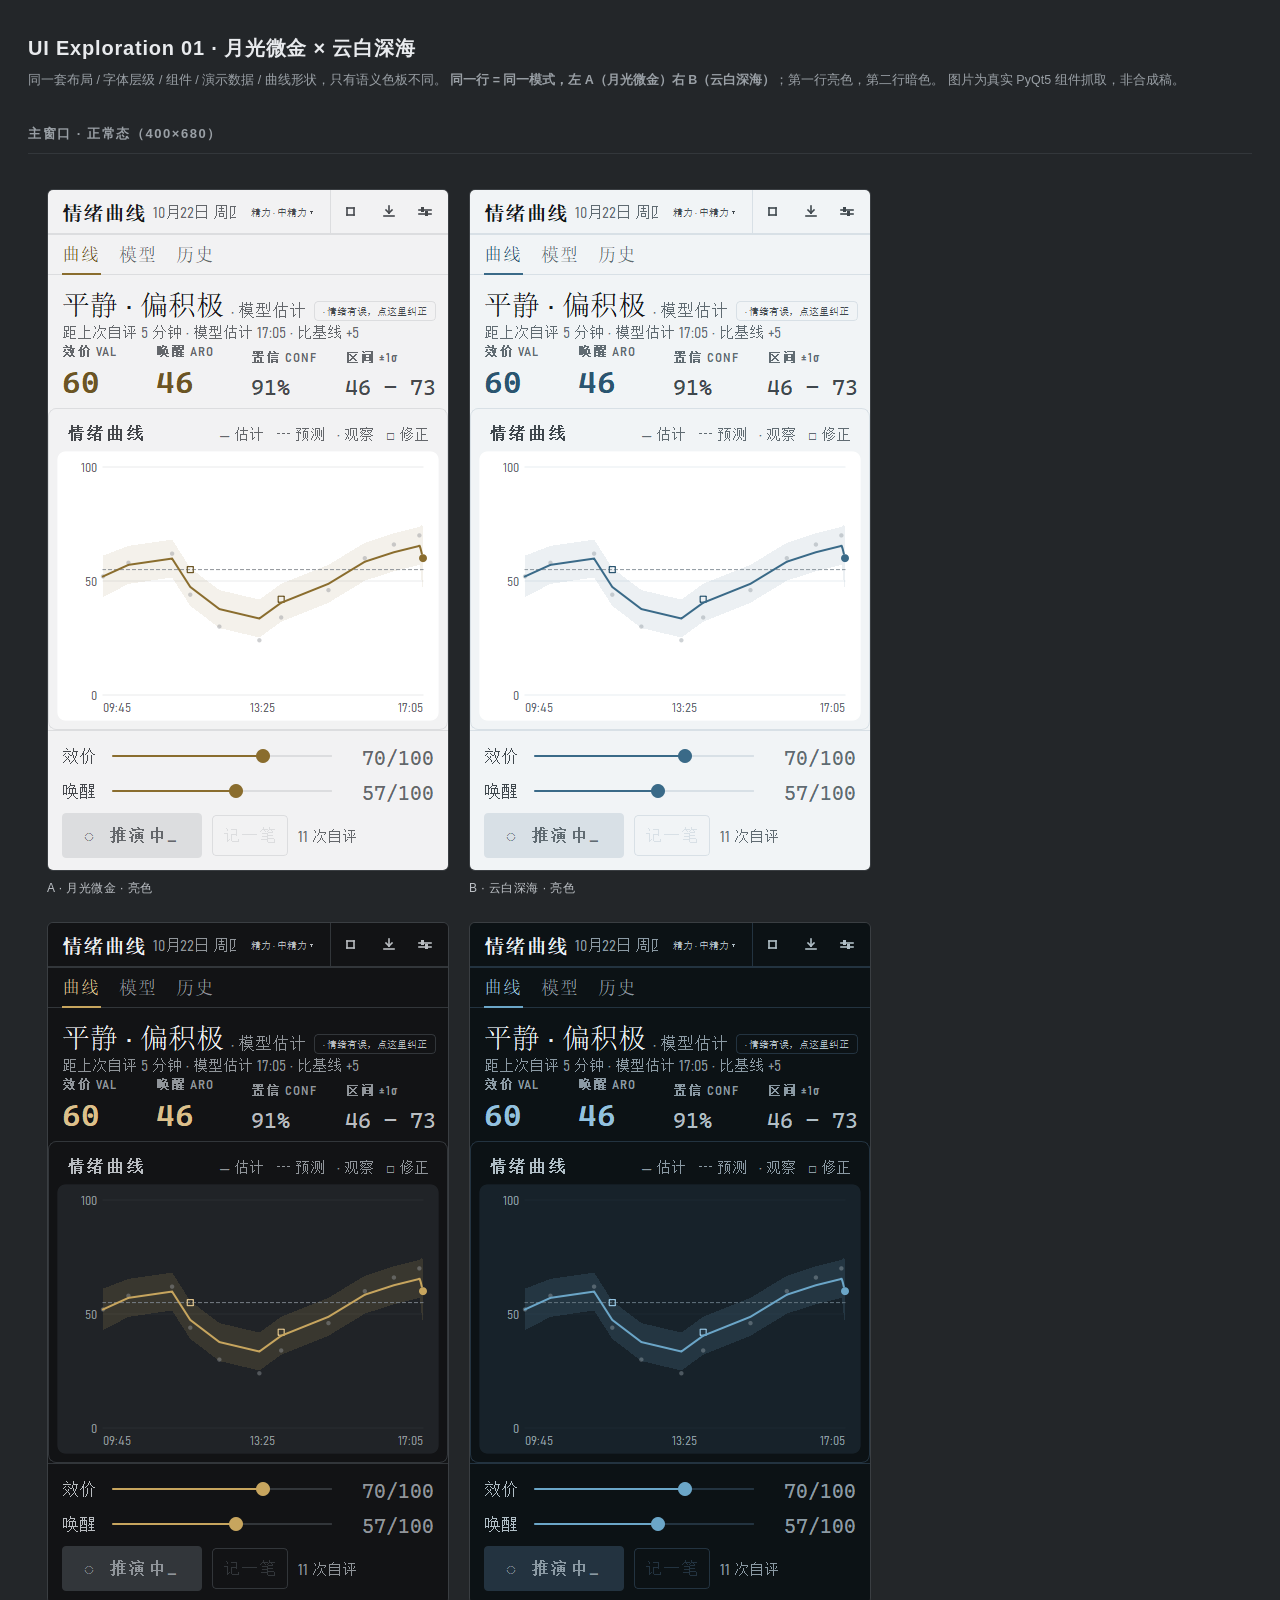
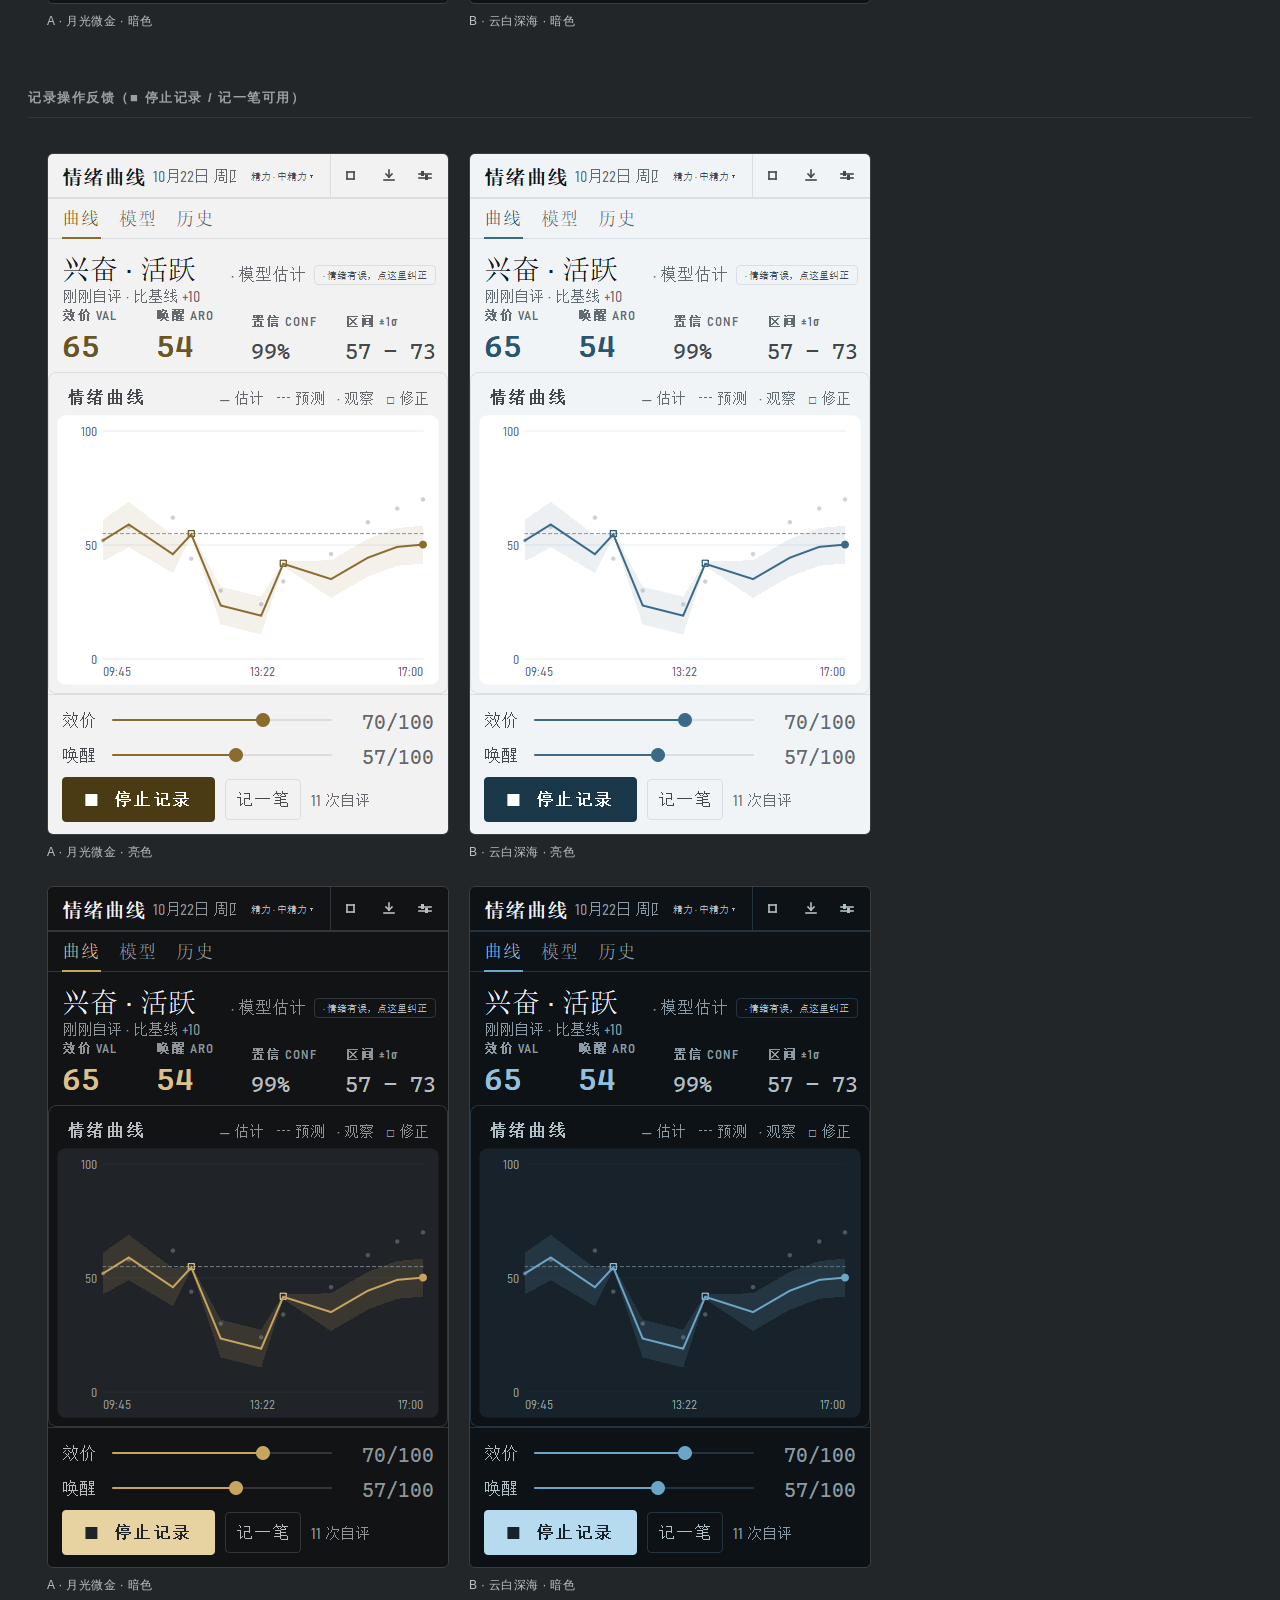
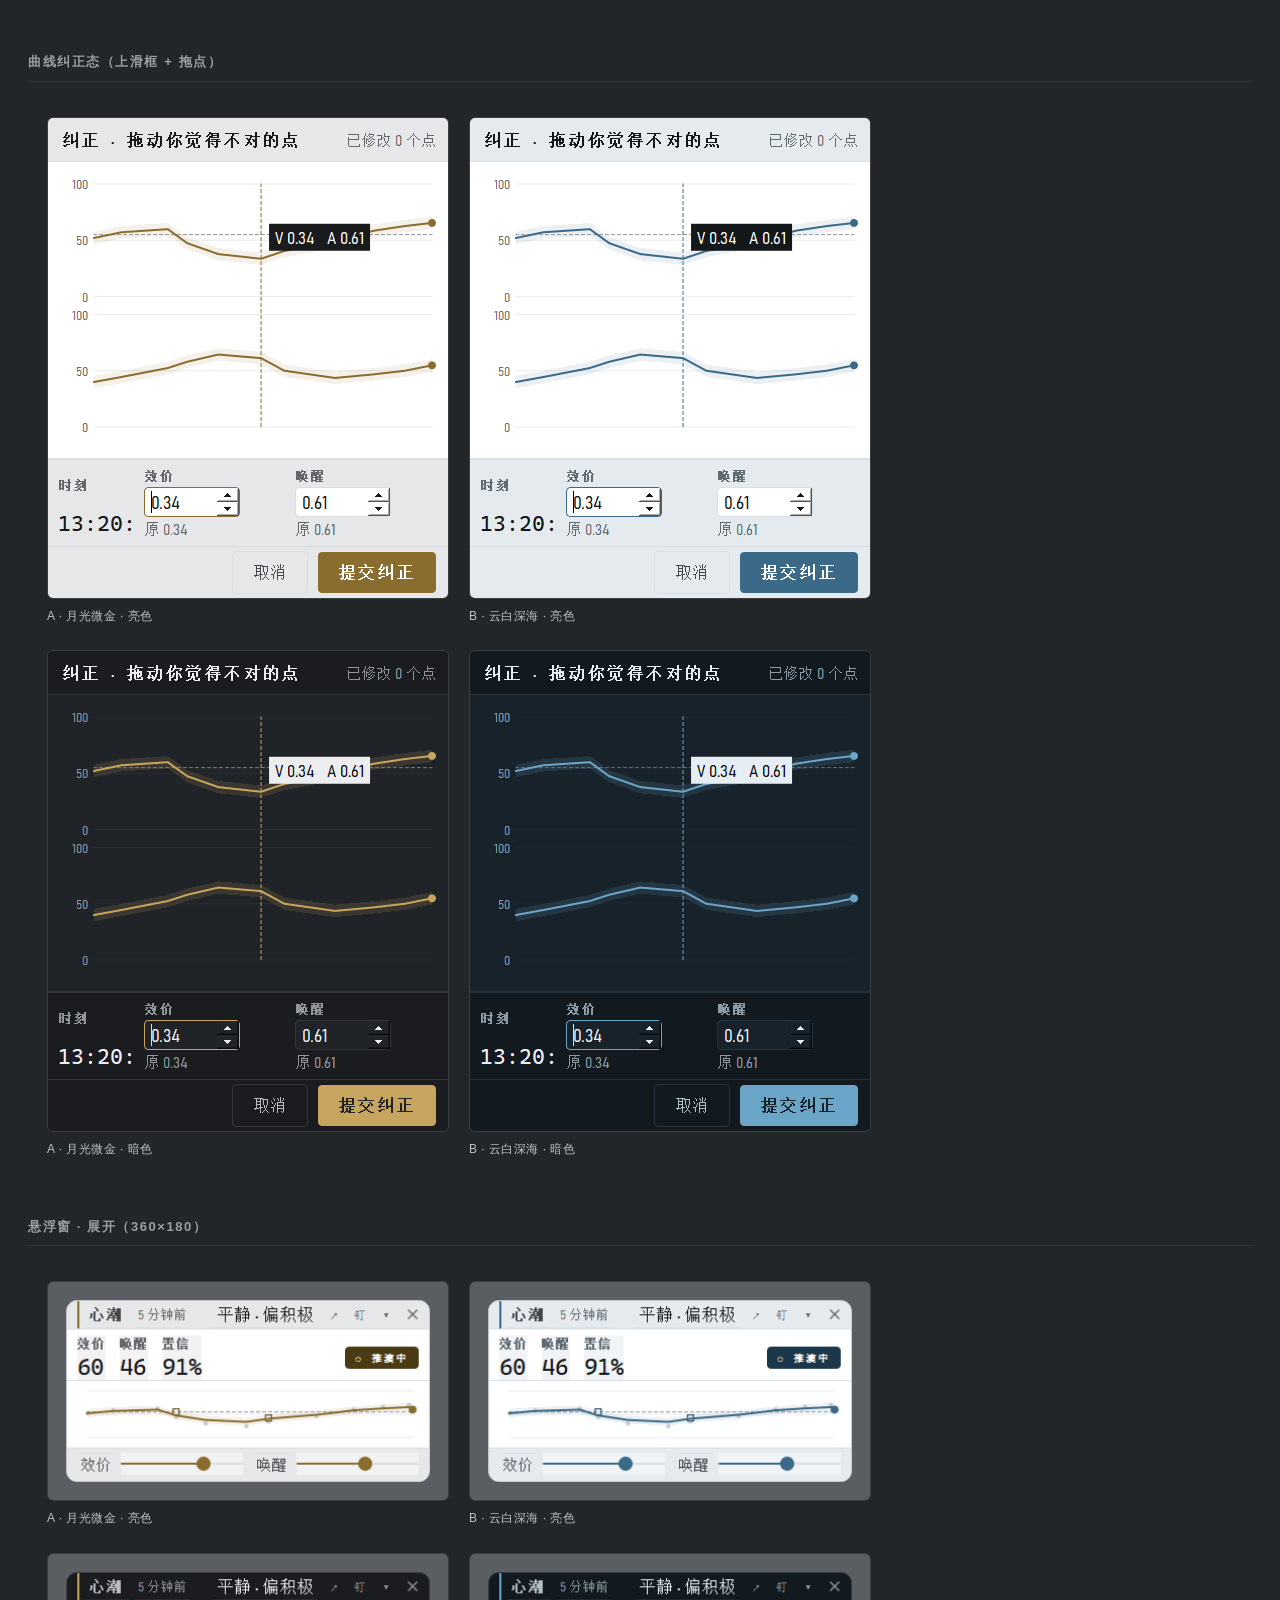
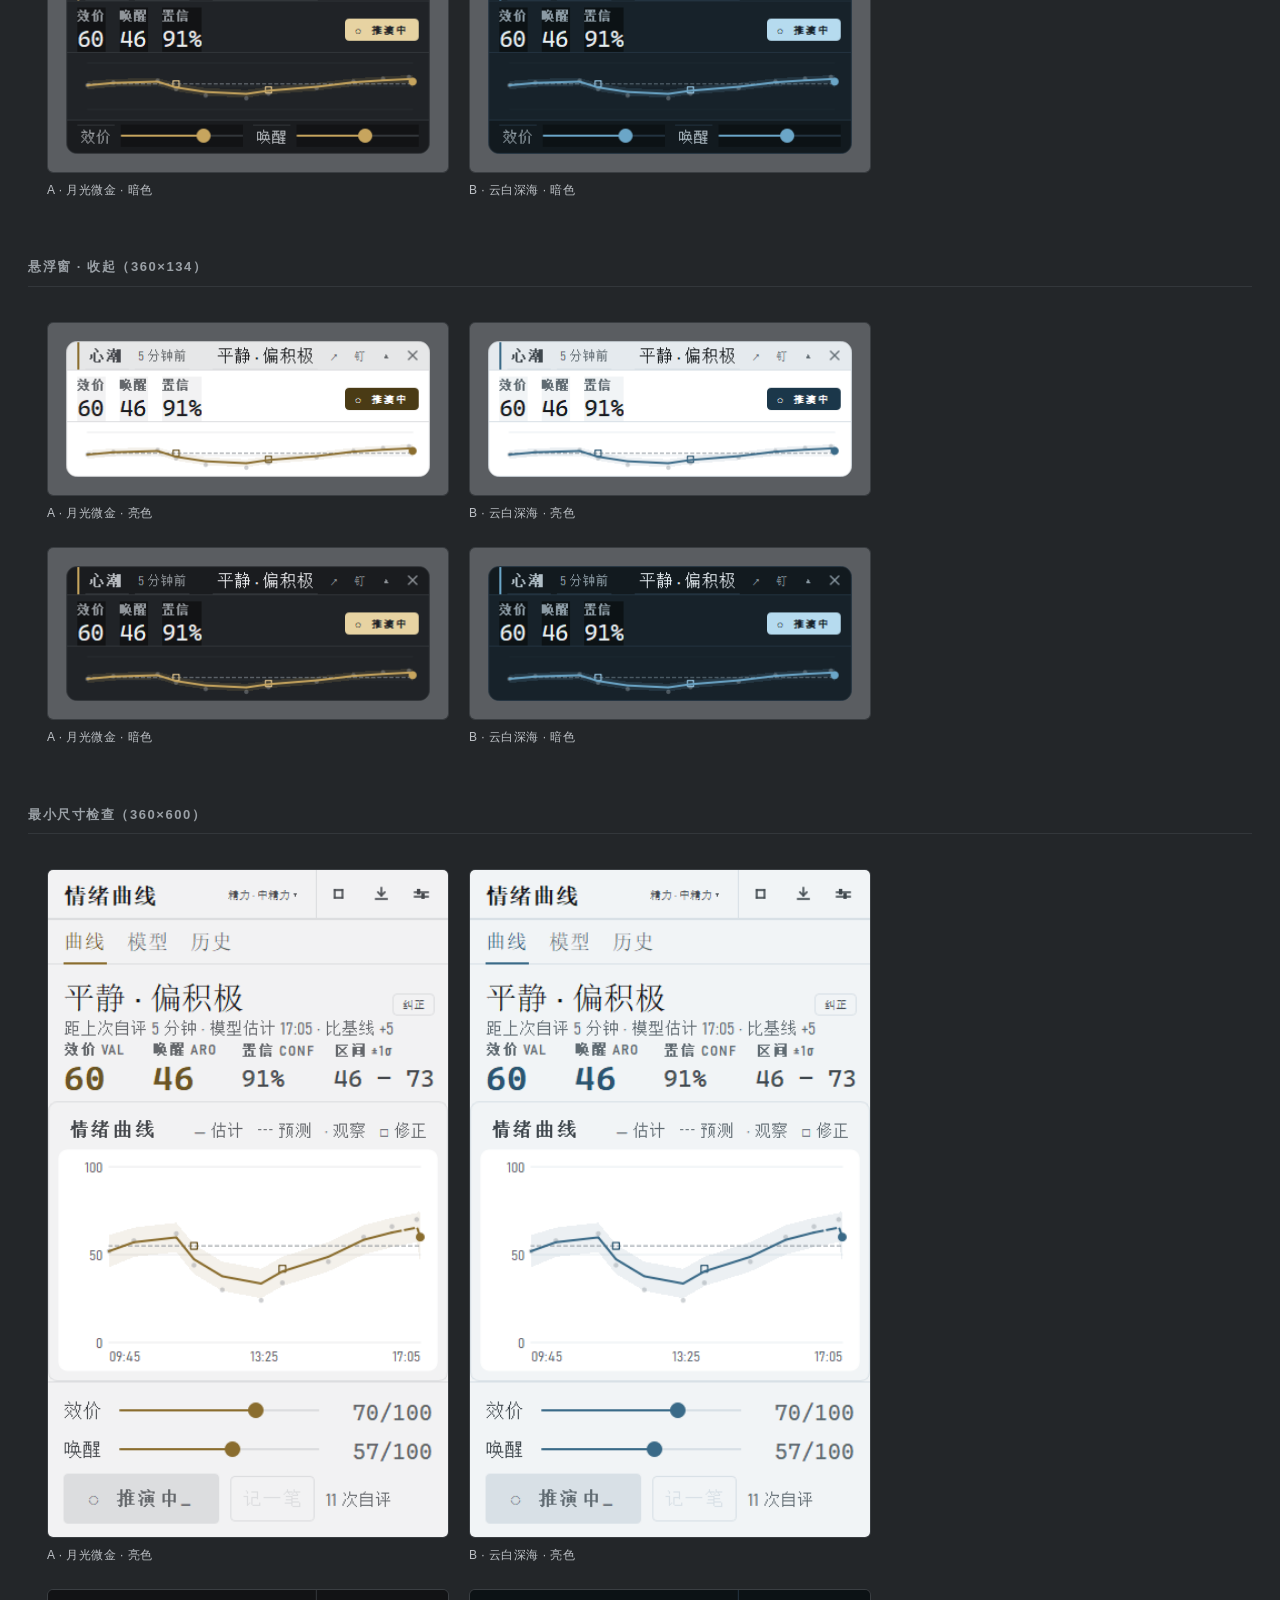
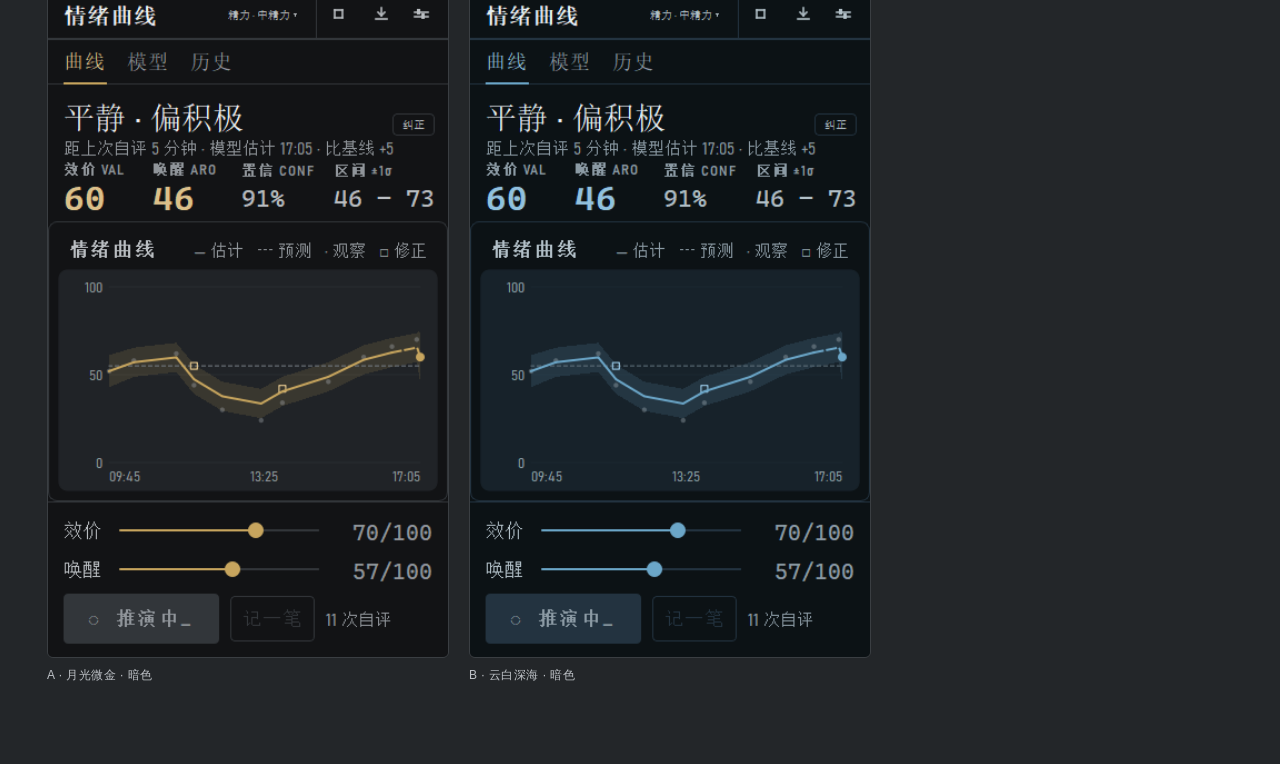
<file: docs/ui-exploration-01/screenshots/compare.html>
<!DOCTYPE html>
<html lang="zh-CN"><head><meta charset="utf-8">
<title>EmoWave · UI Exploration 01 · A/B 对照</title>
<style>
:root { color-scheme: light dark; }
body { margin: 0; padding: 32px 28px 56px; background: #232629; color: #E8EAED;
       font: 14px/1.6 "Segoe UI", "Microsoft YaHei", sans-serif; }
h1 { font-size: 20px; font-weight: 600; letter-spacing: .04em; margin: 0 0 6px; }
.sub { color: #9AA0A6; font-size: 12.5px; margin-bottom: 30px; }
h2 { font-size: 13px; font-weight: 600; letter-spacing: .12em; color: #9AA0A6;
     margin: 34px 0 12px; padding-bottom: 8px; border-bottom: 1px solid #33373B; }
table.cmp { border-collapse: separate; border-spacing: 18px 22px; }
td { vertical-align: top; }
figure { margin: 0; }
img { display: block; width: 400px; image-rendering: auto;
      border: 1px solid #3A3E42; border-radius: 6px; background: #fff; }
figcaption { font-size: 12px; color: #BDC1C6; margin-top: 8px; letter-spacing: .04em; }
</style></head><body>
<h1>UI Exploration 01 · 月光微金 × 云白深海</h1>
<div class="sub">同一套布局 / 字体层级 / 组件 / 演示数据 / 曲线形状，只有语义色板不同。
<b>同一行 = 同一模式，左 A（月光微金）右 B（云白深海）</b>；第一行亮色，第二行暗色。
图片为真实 PyQt5 组件抓取，非合成稿。</div>
<h2>主窗口 · 正常态（400×680）</h2><table class="cmp"><tr><td><figure><img src="a_light-main.png" alt="主窗口 · 正常态（400×680） · A · 月光微金 · 亮色"><figcaption>A · 月光微金 · 亮色</figcaption></figure></td><td><figure><img src="b_light-main.png" alt="主窗口 · 正常态（400×680） · B · 云白深海 · 亮色"><figcaption>B · 云白深海 · 亮色</figcaption></figure></td></tr><tr><td><figure><img src="a_dark-main.png" alt="主窗口 · 正常态（400×680） · A · 月光微金 · 暗色"><figcaption>A · 月光微金 · 暗色</figcaption></figure></td><td><figure><img src="b_dark-main.png" alt="主窗口 · 正常态（400×680） · B · 云白深海 · 暗色"><figcaption>B · 云白深海 · 暗色</figcaption></figure></td></tr></table>
<h2>记录操作反馈（■ 停止记录 / 记一笔可用）</h2><table class="cmp"><tr><td><figure><img src="a_light-recording.png" alt="记录操作反馈（■ 停止记录 / 记一笔可用） · A · 月光微金 · 亮色"><figcaption>A · 月光微金 · 亮色</figcaption></figure></td><td><figure><img src="b_light-recording.png" alt="记录操作反馈（■ 停止记录 / 记一笔可用） · B · 云白深海 · 亮色"><figcaption>B · 云白深海 · 亮色</figcaption></figure></td></tr><tr><td><figure><img src="a_dark-recording.png" alt="记录操作反馈（■ 停止记录 / 记一笔可用） · A · 月光微金 · 暗色"><figcaption>A · 月光微金 · 暗色</figcaption></figure></td><td><figure><img src="b_dark-recording.png" alt="记录操作反馈（■ 停止记录 / 记一笔可用） · B · 云白深海 · 暗色"><figcaption>B · 云白深海 · 暗色</figcaption></figure></td></tr></table>
<h2>曲线纠正态（上滑框 + 拖点）</h2><table class="cmp"><tr><td><figure><img src="a_light-correction.png" alt="曲线纠正态（上滑框 + 拖点） · A · 月光微金 · 亮色"><figcaption>A · 月光微金 · 亮色</figcaption></figure></td><td><figure><img src="b_light-correction.png" alt="曲线纠正态（上滑框 + 拖点） · B · 云白深海 · 亮色"><figcaption>B · 云白深海 · 亮色</figcaption></figure></td></tr><tr><td><figure><img src="a_dark-correction.png" alt="曲线纠正态（上滑框 + 拖点） · A · 月光微金 · 暗色"><figcaption>A · 月光微金 · 暗色</figcaption></figure></td><td><figure><img src="b_dark-correction.png" alt="曲线纠正态（上滑框 + 拖点） · B · 云白深海 · 暗色"><figcaption>B · 云白深海 · 暗色</figcaption></figure></td></tr></table>
<h2>悬浮窗 · 展开（360×180）</h2><table class="cmp"><tr><td><figure><img src="a_light-mini-expanded.png" alt="悬浮窗 · 展开（360×180） · A · 月光微金 · 亮色"><figcaption>A · 月光微金 · 亮色</figcaption></figure></td><td><figure><img src="b_light-mini-expanded.png" alt="悬浮窗 · 展开（360×180） · B · 云白深海 · 亮色"><figcaption>B · 云白深海 · 亮色</figcaption></figure></td></tr><tr><td><figure><img src="a_dark-mini-expanded.png" alt="悬浮窗 · 展开（360×180） · A · 月光微金 · 暗色"><figcaption>A · 月光微金 · 暗色</figcaption></figure></td><td><figure><img src="b_dark-mini-expanded.png" alt="悬浮窗 · 展开（360×180） · B · 云白深海 · 暗色"><figcaption>B · 云白深海 · 暗色</figcaption></figure></td></tr></table>
<h2>悬浮窗 · 收起（360×134）</h2><table class="cmp"><tr><td><figure><img src="a_light-mini-collapsed.png" alt="悬浮窗 · 收起（360×134） · A · 月光微金 · 亮色"><figcaption>A · 月光微金 · 亮色</figcaption></figure></td><td><figure><img src="b_light-mini-collapsed.png" alt="悬浮窗 · 收起（360×134） · B · 云白深海 · 亮色"><figcaption>B · 云白深海 · 亮色</figcaption></figure></td></tr><tr><td><figure><img src="a_dark-mini-collapsed.png" alt="悬浮窗 · 收起（360×134） · A · 月光微金 · 暗色"><figcaption>A · 月光微金 · 暗色</figcaption></figure></td><td><figure><img src="b_dark-mini-collapsed.png" alt="悬浮窗 · 收起（360×134） · B · 云白深海 · 暗色"><figcaption>B · 云白深海 · 暗色</figcaption></figure></td></tr></table>
<h2>最小尺寸检查（360×600）</h2><table class="cmp"><tr><td><figure><img src="a_light-min-360x600.png" alt="最小尺寸检查（360×600） · A · 月光微金 · 亮色"><figcaption>A · 月光微金 · 亮色</figcaption></figure></td><td><figure><img src="b_light-min-360x600.png" alt="最小尺寸检查（360×600） · B · 云白深海 · 亮色"><figcaption>B · 云白深海 · 亮色</figcaption></figure></td></tr><tr><td><figure><img src="a_dark-min-360x600.png" alt="最小尺寸检查（360×600） · A · 月光微金 · 暗色"><figcaption>A · 月光微金 · 暗色</figcaption></figure></td><td><figure><img src="b_dark-min-360x600.png" alt="最小尺寸检查（360×600） · B · 云白深海 · 暗色"><figcaption>B · 云白深海 · 暗色</figcaption></figure></td></tr></table>
</body></html>
</file>
